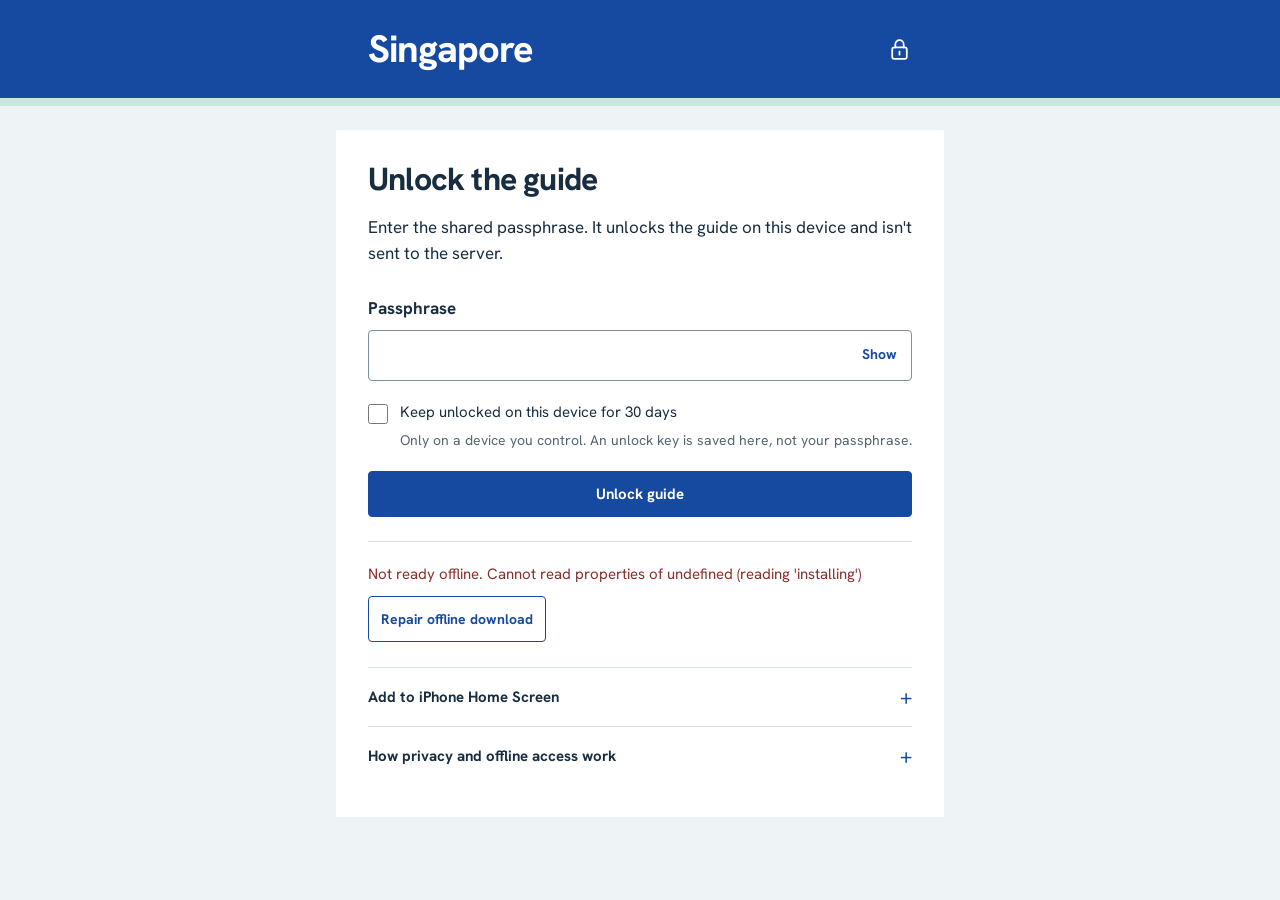
<file: index.html>
<!doctype html>
<!--
THESIS: A real encrypted gate for the route guide and device-local memories.
OWN-WORLD: Enamel-blue nameplate, porcelain white, geometric tile trim and Hanken Grotesk.
STORY: Unlock locally, choose remembered access and verify the offline download.
FIRST VIEWPORT: Singapore nameplate, plainly labelled passphrase form, remember choice and download status.
FORM: A single-column gate in the replacement wayfinding identity. No personal itinerary is exposed here.
-->
<html lang="en">
<head>
  <meta charset="utf-8">
  <meta name="viewport" content="width=device-width, initial-scale=1">
  <meta name="theme-color" content="#154aa0">
  <meta name="referrer" content="no-referrer">
  <meta name="description" content="An encrypted personal travel guide with offline access.">
  <meta name="apple-mobile-web-app-capable" content="yes">
  <meta name="apple-mobile-web-app-title" content="Singapore">
  <meta name="apple-mobile-web-app-status-bar-style" content="default">
  <meta http-equiv="Content-Security-Policy" content="default-src 'none'; script-src 'self' ; style-src 'self' 'unsafe-inline'; img-src 'self' data: blob:; font-src 'self' data:; connect-src 'self'; worker-src 'self'; manifest-src 'self'; base-uri 'none'; form-action 'none'; object-src 'none'">
  <link rel="manifest" href="./manifest.webmanifest">
  <link rel="apple-touch-icon" href="./icon-180.png">
  <link rel="icon" href="./icon-192.png" type="image/png">
  <link rel="stylesheet" href="./unlock.css">
  <script src="./private-common.js" defer></script>
  <script src="./unlock.js" defer></script>
  <title>Singapore guide</title>
</head>
<body>
  <header class="lock-header">
    <div><h1>Singapore</h1><svg viewBox="0 0 24 24" aria-label="Encrypted guide" role="img"><rect x="5" y="10" width="14" height="11" rx="2"></rect><path d="M8 10V7a4 4 0 0 1 8 0v3M12 14v3"></path></svg></div>
  </header>
  <main class="unlock-page">
    <h2>Unlock the guide</h2>
    <p>Enter the shared passphrase. It unlocks the guide on this device and isn't sent to the server.</p>
    <noscript><p class="error">JavaScript is needed to decrypt this app. Enable it in your browser, or use your separate PDF backup.</p></noscript>
    <form id="unlock-form" method="post" action="#">
      <label class="field-label" for="passphrase">Passphrase</label>
      <div class="password-field">
        <input id="passphrase" name="passphrase" type="password" autocomplete="current-password" autocapitalize="none" spellcheck="false" required aria-describedby="unlock-error">
        <button id="show-passphrase" type="button" aria-pressed="false">Show</button>
      </div>
      <label class="remember-choice"><input id="remember-access" type="checkbox"><span>Keep unlocked on this device for 30 days<span class="field-note">Only on a device you control. An unlock key is saved here, not your passphrase.</span></span></label>
      <button id="unlock-button" class="button" type="submit" disabled>Unlock guide</button>
      <p id="unlock-error" class="error" role="alert" hidden></p>
      <p id="unlock-note" class="field-note" role="status" aria-live="polite">Preparing the unlock form. If it doesn't load, reconnect and reload the page.</p>
      <button id="setup-retry" class="button button-secondary" type="button" hidden>Retry unlock setup</button>
    </form>
    <div class="offline-panel">
      <p id="offline-status" role="status" aria-live="polite">Checking the offline download...</p>
      <div class="actions">
        <button id="offline-retry" class="button button-secondary" type="button">Check offline download</button>
        <button id="app-update" class="button button-secondary" type="button" hidden>Update app</button>
      </div>
    </div>
    <details>
      <summary>Add to iPhone Home Screen</summary>
      <ol>
        <li>Open this address in Safari, choose Share, then Add to Home Screen. Enable Open as Web App if offered.</li>
        <li>Open the new Home Screen icon, unlock the guide and wait for <strong>Ready offline</strong> in Info.</li>
        <li>Switch on Airplane Mode and reopen the icon once before travelling.</li>
      </ol>
      <p>The Home Screen app can have separate storage from Safari. Check the download inside the installed app, not just the browser tab.</p>
    </details>
    <details>
      <summary>How privacy and offline access work</summary>
      <p>The itinerary, photos and walking maps are encrypted together. The public site contains the unlock screen and encrypted file, not a readable copy of your plans.</p>
      <p>Anyone with the passphrase can read the guide. Keep it separate from the link. Remembered access lets someone using this unlocked device read it too.</p>
      <p>The download works without a connection. External Maps directions, booking pages and venue websites still need internet. Browsers can remove saved site data, so retain the PDF as a backup.</p>
      <p>Checkmarks and selfies are encrypted on each device, not uploaded to GitHub or automatically synced. Use encrypted backup files inside the app to share and merge them. Keep backups before clearing browser data or removing the app.</p>
    </details>
  </main>
</body>
</html>
</file>
<file: unlock.css>
@font-face{font-family:Guide;src:url("./body.ttf") format("truetype");font-weight:100 900;font-display:swap}
:root{--ink:#182d40;--muted:#526572;--blue:#154aa0;--green:#086859;--pale:#edf6f3;--focus:#ad4039;--line:#d5e1e6;--field-border:#7d919d;color-scheme:light}
*{box-sizing:border-box}
body{margin:0;background:#eef3f5;color:var(--ink);font:17px/1.55 Guide,"Segoe UI",Arial,sans-serif}
[hidden]{display:none!important}
.lock-header{background:var(--blue);color:white;border-bottom:8px solid #cbe5e3}
.lock-header>div{max-width:608px;min-height:98px;margin:auto;padding:0 32px;display:flex;align-items:center;justify-content:space-between;gap:20px}
h1,h2{font-weight:750;line-height:1.12;letter-spacing:-.025em}
h1{font-size:38px;margin:0}
h2{font-size:32px;margin:0 0 16px;text-wrap:balance}
svg{width:25px;height:25px;fill:none;stroke:currentColor;stroke-width:1.7;stroke-linecap:round;stroke-linejoin:round}
.unlock-page{max-width:608px;margin:24px auto 60px;padding:32px;background:white}
p{margin:0 0 20px;max-width:70ch}
form{margin:28px 0 24px}
button,input{font:inherit;color:inherit}
button,input,summary{min-height:44px}
button,summary{cursor:pointer;-webkit-tap-highlight-color:transparent}
button:focus-visible,input:focus-visible,summary:focus-visible{outline:3px solid var(--focus);outline-offset:4px}
.field-label{display:block;font-weight:700;margin-bottom:9px}
.password-field{display:flex;align-items:stretch;border:1px solid var(--field-border);border-radius:4px}
.password-field input{min-width:0;width:100%;border:0;background:transparent;padding:12px 14px;font-size:16px}
.password-field button{flex:none;min-width:64px;border:0;background:transparent;color:var(--blue);font-size:14px;font-weight:700;padding:8px 12px}
.password-field button:hover{background:#edf3ff}
.remember-choice{display:flex;align-items:flex-start;gap:12px;margin:20px 0;min-height:44px;font-size:15px;cursor:pointer}
.remember-choice input{width:20px;height:20px;min-height:20px;flex-shrink:0;accent-color:var(--blue);margin:3px 0 0}
.field-note{display:block;color:var(--muted);font-size:14px;line-height:1.5;margin:6px 0 0}
.button{display:inline-flex;align-items:center;justify-content:center;min-height:46px;border:1px solid var(--blue);border-radius:4px;background:var(--blue);color:white;font-size:15px;font-weight:700;line-height:1.35;padding:11px 16px}
.button:hover{background:#103779}
.button:disabled{cursor:wait;opacity:.55}
#unlock-button{width:100%}
.button-secondary{background:white;color:var(--blue);font-size:14px;padding:9px 12px}
.button-secondary:hover{background:#edf3ff}
.error{color:#8b2e2b;background:#fff0ed;padding:12px 14px;font-size:15px;line-height:1.5;margin-top:16px}
.offline-panel{border-top:1px solid var(--line);padding-top:21px;margin-bottom:25px}
.offline-panel p{font-size:15px;margin-bottom:10px}
.offline-panel [data-state=ready]{color:var(--green);font-weight:700}
.offline-panel [data-state=error]{color:#8b2e2b}
.actions{display:flex;flex-wrap:wrap;gap:10px}
details{border-top:1px solid var(--line);font-size:15px}
summary{display:flex;align-items:center;font-weight:700;padding:12px 0;gap:14px;list-style:none}
summary::-webkit-details-marker{display:none}
summary::after{content:"+";font-size:22px;font-weight:400;margin-left:auto;color:var(--blue)}
details[open]>summary::after{content:"\2212"}
details p{margin:0 0 16px}
ol{padding-left:23px;margin:3px 0 18px}
li{padding-left:4px;margin:8px 0}
@media(max-width:760px){body{font-size:16px}.lock-header>div{min-height:91px;padding:0 22px}.unlock-page{margin:0 auto 36px;padding:28px 22px}h1{font-size:34px}h2{font-size:29px}form{margin-top:24px}}
@media(max-width:350px){.lock-header>div{padding:0 16px}.unlock-page{padding-left:16px;padding-right:16px}h2{font-size:27px}.remember-choice{gap:10px}}
@media(prefers-reduced-motion:reduce){*,*::before,*::after{animation:none!important;transition:none!important;scroll-behavior:auto!important}}
</file>
